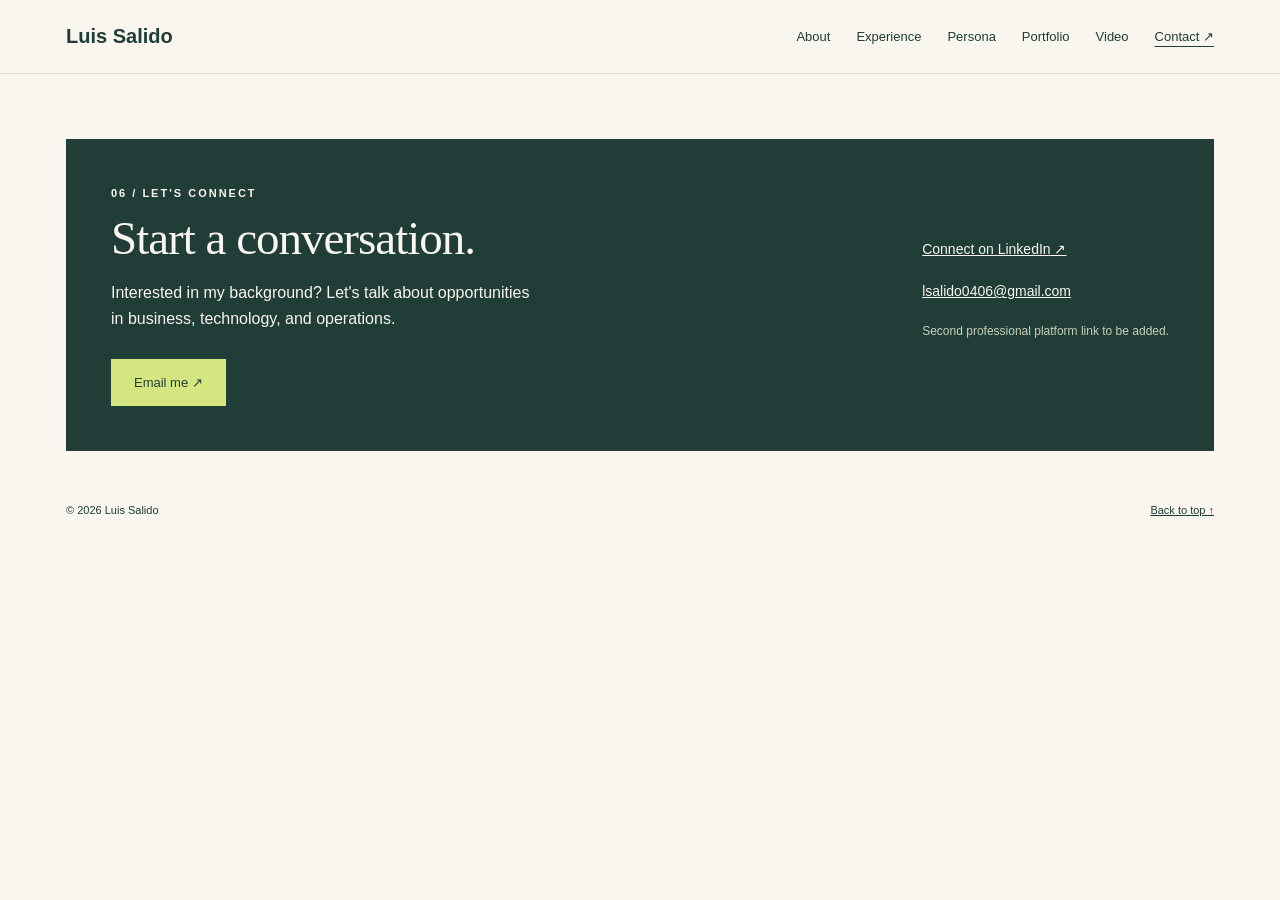
<file: contact.html>
<!DOCTYPE html>

<html lang="en"><head><meta charset="utf-8"/><meta content="width=device-width,initial-scale=1" name="viewport"/><title>Contact | Luis Salido</title><meta content="Meet Luis Salido, a Management Information Systems student at the University of Arizona with experience in operations, finance, and team leadership." name="description"/><link rel="stylesheet" href="profile.css"><style>.section-head>div{min-width:0}.personal-roll{width:100%;max-width:100%;min-width:0;margin:0;padding-top:24px;overflow:hidden}.personal-roll .photo-roll{width:100%;max-width:100%;min-width:0;grid-auto-columns:calc((100% - 48px)/3);gap:24px}.personal-roll .photo-roll figure{width:100%;min-width:0}.personal-roll .photo-roll img{width:100%;height:220px;object-fit:cover}.roll-header{flex-wrap:wrap}.roll-header h2{margin-bottom:16px}@media(max-width:750px){.personal-roll .photo-roll{grid-auto-columns:calc((100% - 16px)/2);gap:16px}.personal-roll .photo-roll img{height:180px}}@media(max-width:450px){.personal-roll .photo-roll{grid-auto-columns:85%}}</style><style>.persona-reflection p{font-size:15px;color:#53645c;line-height:1.85;margin:0 0 18px}.persona-evidence{min-width:0;background:#eef0e6;padding:22px;border-radius:6px}.persona-evidence h4{margin:0 0 15px;font-size:16px}.persona-table{overflow-x:auto}.persona-table table{width:100%;border-collapse:collapse;font-size:13px;line-height:1.6;text-align:left}.persona-table th,.persona-table td{padding:11px 9px;border-bottom:1px solid #ced6c5;vertical-align:top}.persona-table th{font-size:11px;text-transform:uppercase;letter-spacing:.5px}.evidence-note{font-size:12px;color:#62746a;line-height:1.65;margin:16px 0 0}.radian-evidence{margin:0 0 22px}.radian-evidence img{display:block;background:white;border-radius:4px}.radian-evidence figcaption{font-size:11px;line-height:1.6;margin-top:10px;color:#62746a}.persona-jump{display:flex;flex-wrap:wrap;gap:9px;margin:26px 0}.persona-jump a{font-size:12px;text-decoration:none;padding:9px 13px;border:1px solid #bfc9ba;border-radius:24px}.persona-jump a:hover{background:#203d37;color:#fff}.growth-actions{font-size:14px;line-height:1.8;padding-left:22px}.persona-space{scroll-margin-top:90px}.persona-content{align-items:start}.persona-content>div{min-width:0}@media(max-width:750px){.persona-evidence{padding:16px}}</style><style>.portrait-photo{min-height:0;aspect-ratio:3/4}.portrait-photo:before,.portrait-photo:after{display:none}.portrait-photo img{display:block;width:100%;height:100%;object-fit:cover;object-position:center 35%}</style></head><body><nav aria-label="Main navigation"><div class="nav"><a class="brand" href="index.html">Luis Salido</a><div class="links"><a href="about.html">About</a><a href="experience.html">Experience</a><a href="persona.html">Persona</a><a href="portfolio.html">Portfolio</a><a href="video.html">Video</a><a aria-current="page" href="contact.html">Contact ↗</a></div></div></nav><main><section class="contact" id="contact"><div><div class="eyebrow">06 / Let's connect</div><h2 role="heading" aria-level="1">Start a conversation.</h2><p>Interested in my background? Let's talk about opportunities<br/>in business, technology, and operations.</p><a class="button" href="https://mail.google.com/mail/?view=cm&amp;fs=1&amp;to=lsalido0406%40gmail.com" rel="noopener" target="_blank">Email me ↗</a></div><div><p><a href="https://www.linkedin.com/in/lsalido0406/" rel="noopener" target="_blank">Connect on LinkedIn ↗</a></p><p><a href="mailto:lsalido0406@gmail.com">lsalido0406@gmail.com</a></p><p class="draft-note" style="color:#c8d1b9">Second professional platform link to be added.</p></div></section><footer class="footer"><span>© <span id="year">2026</span> Luis Salido</span><a href="#">Back to top ↑</a></footer></main></body></html>
</file>
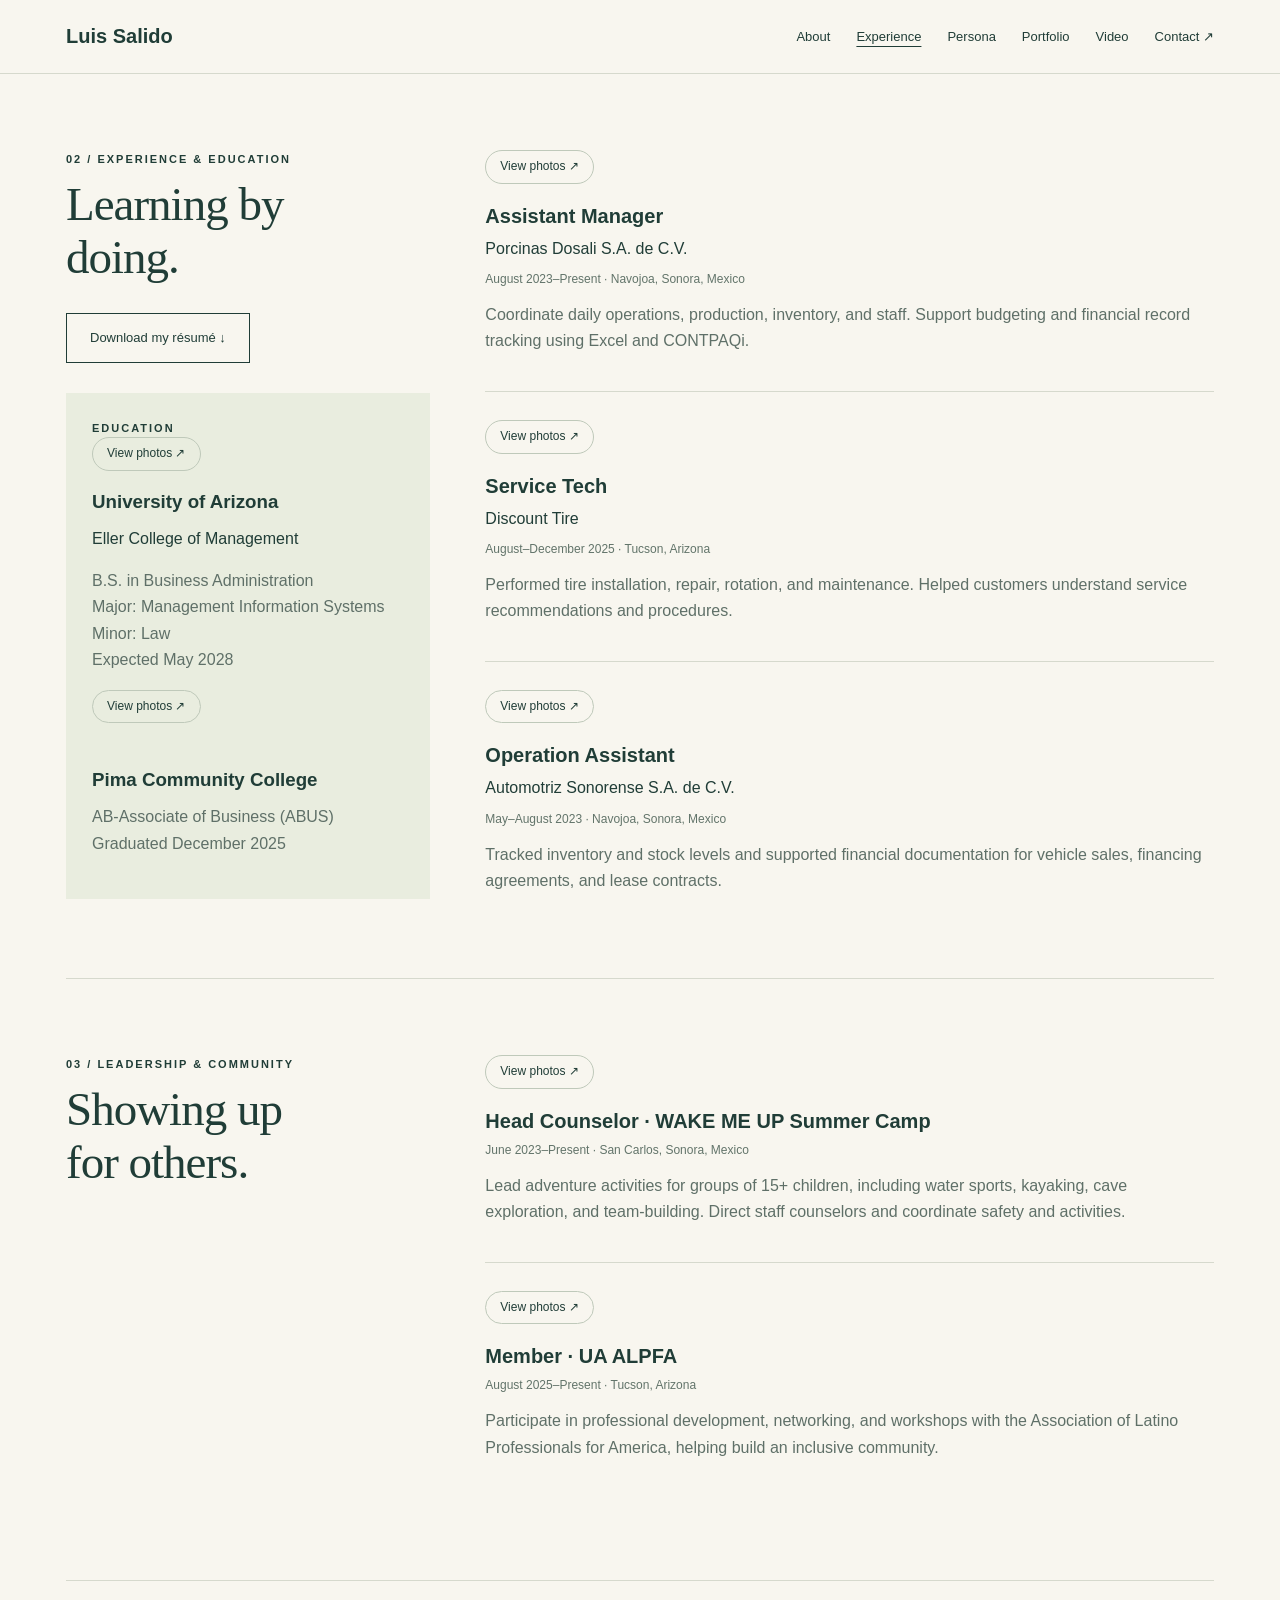
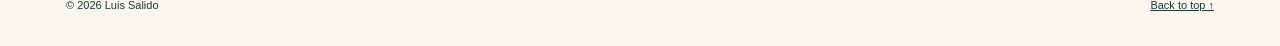
<file: experience.html>
<!DOCTYPE html>

<html lang="en"><head><meta charset="utf-8"/><meta content="width=device-width,initial-scale=1" name="viewport"/><title>Experience | Luis Salido</title><meta content="Meet Luis Salido, a Management Information Systems student at the University of Arizona with experience in operations, finance, and team leadership." name="description"/><link rel="stylesheet" href="profile.css"><style>.section-head>div{min-width:0}.personal-roll{width:100%;max-width:100%;min-width:0;margin:0;padding-top:24px;overflow:hidden}.personal-roll .photo-roll{width:100%;max-width:100%;min-width:0;grid-auto-columns:calc((100% - 48px)/3);gap:24px}.personal-roll .photo-roll figure{width:100%;min-width:0}.personal-roll .photo-roll img{width:100%;height:220px;object-fit:cover}.roll-header{flex-wrap:wrap}.roll-header h2{margin-bottom:16px}@media(max-width:750px){.personal-roll .photo-roll{grid-auto-columns:calc((100% - 16px)/2);gap:16px}.personal-roll .photo-roll img{height:180px}}@media(max-width:450px){.personal-roll .photo-roll{grid-auto-columns:85%}}</style><style>.persona-reflection p{font-size:15px;color:#53645c;line-height:1.85;margin:0 0 18px}.persona-evidence{min-width:0;background:#eef0e6;padding:22px;border-radius:6px}.persona-evidence h4{margin:0 0 15px;font-size:16px}.persona-table{overflow-x:auto}.persona-table table{width:100%;border-collapse:collapse;font-size:13px;line-height:1.6;text-align:left}.persona-table th,.persona-table td{padding:11px 9px;border-bottom:1px solid #ced6c5;vertical-align:top}.persona-table th{font-size:11px;text-transform:uppercase;letter-spacing:.5px}.evidence-note{font-size:12px;color:#62746a;line-height:1.65;margin:16px 0 0}.radian-evidence{margin:0 0 22px}.radian-evidence img{display:block;background:white;border-radius:4px}.radian-evidence figcaption{font-size:11px;line-height:1.6;margin-top:10px;color:#62746a}.persona-jump{display:flex;flex-wrap:wrap;gap:9px;margin:26px 0}.persona-jump a{font-size:12px;text-decoration:none;padding:9px 13px;border:1px solid #bfc9ba;border-radius:24px}.persona-jump a:hover{background:#203d37;color:#fff}.growth-actions{font-size:14px;line-height:1.8;padding-left:22px}.persona-space{scroll-margin-top:90px}.persona-content{align-items:start}.persona-content>div{min-width:0}@media(max-width:750px){.persona-evidence{padding:16px}}</style><style>.portrait-photo{min-height:0;aspect-ratio:3/4}.portrait-photo:before,.portrait-photo:after{display:none}.portrait-photo img{display:block;width:100%;height:100%;object-fit:cover;object-position:center 35%}</style></head><body><nav aria-label="Main navigation"><div class="nav"><a class="brand" href="index.html">Luis Salido</a><div class="links"><a href="about.html">About</a><a aria-current="page" href="experience.html">Experience</a><a href="persona.html">Persona</a><a href="portfolio.html">Portfolio</a><a href="video.html">Video</a><a href="contact.html">Contact ↗</a></div></div></nav><main><section class="section" id="experience"><div class="experience"><aside><div class="eyebrow">02 / Experience &amp; education</div><h2 role="heading" aria-level="1">Learning by<br/>doing.</h2><a class="button alt" download="" href="luis-salido-resume.pdf">Download my résumé ↓</a><div class="education"><div class="eyebrow">Education</div><a class="photo-link" href="photos.html#university-arizona">View photos ↗</a><h3>University of Arizona</h3><p>Eller College of Management</p><p class="muted">B.S. in Business Administration<br/>Major: Management Information Systems<br/>Minor: Law<br/>Expected May 2028</p><a class="photo-link" href="photos.html#pima">View photos ↗</a><h3 style="margin-top:26px">Pima Community College</h3><p class="muted">AB-Associate of Business (ABUS)<br/>Graduated December 2025</p></div></aside><div><article class="job"><a class="photo-link" href="photos.html#porcinas">View photos ↗</a><h3>Assistant Manager</h3><p>Porcinas Dosali S.A. de C.V.</p><div class="date">August 2023–Present · Navojoa, Sonora, Mexico</div><p class="muted">Coordinate daily operations, production, inventory, and staff. Support budgeting and financial record tracking using Excel and CONTPAQi.</p></article><article class="job"><a class="photo-link" href="photos.html#discount-tire">View photos ↗</a><h3>Service Tech</h3><p>Discount Tire</p><div class="date">August–December 2025 · Tucson, Arizona</div><p class="muted">Performed tire installation, repair, rotation, and maintenance. Helped customers understand service recommendations and procedures.</p></article><article class="job"><a class="photo-link" href="photos.html#automotriz">View photos ↗</a><h3>Operation Assistant</h3><p>Automotriz Sonorense S.A. de C.V.</p><div class="date">May–August 2023 · Navojoa, Sonora, Mexico</div><p class="muted">Tracked inventory and stock levels and supported financial documentation for vehicle sales, financing agreements, and lease contracts.</p></article></div></div></section>
<section class="section"><div class="section-head"><div><div class="eyebrow">03 / Leadership &amp; community</div><h2>Showing up<br/>for others.</h2></div><div><article class="job"><a class="photo-link" href="photos.html#summer-camp">View photos ↗</a><h3>Head Counselor · WAKE ME UP Summer Camp</h3><div class="date">June 2023–Present · San Carlos, Sonora, Mexico</div><p class="muted">Lead adventure activities for groups of 15+ children, including water sports, kayaking, cave exploration, and team-building. Direct staff counselors and coordinate safety and activities.</p></article><article class="job"><a class="photo-link" href="photos.html#alpfa">View photos ↗</a><h3>Member · UA ALPFA</h3><div class="date">August 2025–Present · Tucson, Arizona</div><p class="muted">Participate in professional development, networking, and workshops with the Association of Latino Professionals for America, helping build an inclusive community.</p></article></div></div></section>
<footer class="footer"><span>© <span id="year">2026</span> Luis Salido</span><a href="#">Back to top ↑</a></footer></main></body></html>
</file>
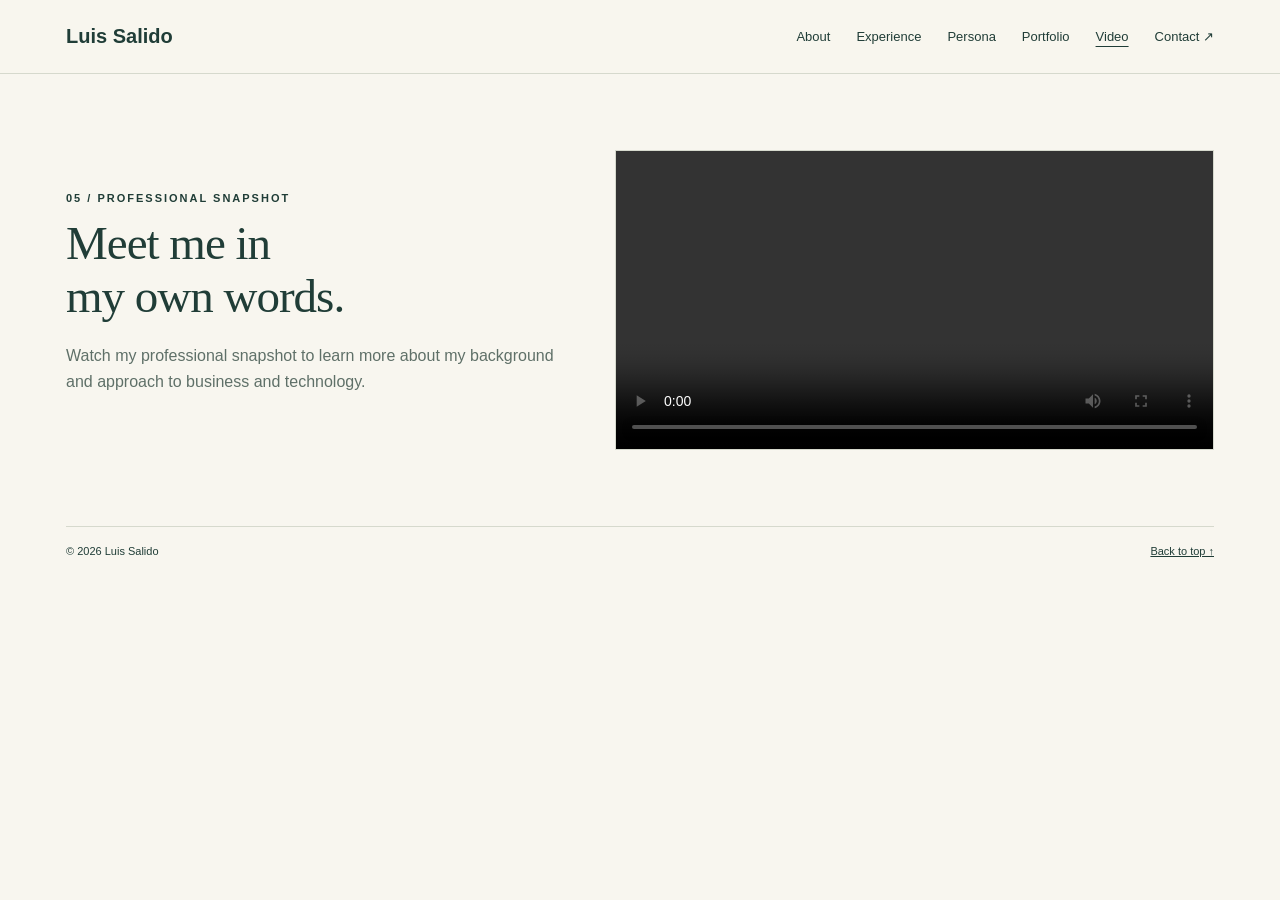
<file: video.html>
<!DOCTYPE html>

<html lang="en"><head><meta charset="utf-8"/><meta content="width=device-width,initial-scale=1" name="viewport"/><title>Video | Luis Salido</title><meta content="Meet Luis Salido, a Management Information Systems student at the University of Arizona with experience in operations, finance, and team leadership." name="description"/><link rel="stylesheet" href="profile.css"><style>.section-head>div{min-width:0}.personal-roll{width:100%;max-width:100%;min-width:0;margin:0;padding-top:24px;overflow:hidden}.personal-roll .photo-roll{width:100%;max-width:100%;min-width:0;grid-auto-columns:calc((100% - 48px)/3);gap:24px}.personal-roll .photo-roll figure{width:100%;min-width:0}.personal-roll .photo-roll img{width:100%;height:220px;object-fit:cover}.roll-header{flex-wrap:wrap}.roll-header h2{margin-bottom:16px}@media(max-width:750px){.personal-roll .photo-roll{grid-auto-columns:calc((100% - 16px)/2);gap:16px}.personal-roll .photo-roll img{height:180px}}@media(max-width:450px){.personal-roll .photo-roll{grid-auto-columns:85%}}</style><style>.persona-reflection p{font-size:15px;color:#53645c;line-height:1.85;margin:0 0 18px}.persona-evidence{min-width:0;background:#eef0e6;padding:22px;border-radius:6px}.persona-evidence h4{margin:0 0 15px;font-size:16px}.persona-table{overflow-x:auto}.persona-table table{width:100%;border-collapse:collapse;font-size:13px;line-height:1.6;text-align:left}.persona-table th,.persona-table td{padding:11px 9px;border-bottom:1px solid #ced6c5;vertical-align:top}.persona-table th{font-size:11px;text-transform:uppercase;letter-spacing:.5px}.evidence-note{font-size:12px;color:#62746a;line-height:1.65;margin:16px 0 0}.radian-evidence{margin:0 0 22px}.radian-evidence img{display:block;background:white;border-radius:4px}.radian-evidence figcaption{font-size:11px;line-height:1.6;margin-top:10px;color:#62746a}.persona-jump{display:flex;flex-wrap:wrap;gap:9px;margin:26px 0}.persona-jump a{font-size:12px;text-decoration:none;padding:9px 13px;border:1px solid #bfc9ba;border-radius:24px}.persona-jump a:hover{background:#203d37;color:#fff}.growth-actions{font-size:14px;line-height:1.8;padding-left:22px}.persona-space{scroll-margin-top:90px}.persona-content{align-items:start}.persona-content>div{min-width:0}@media(max-width:750px){.persona-evidence{padding:16px}}</style><style>.portrait-photo{min-height:0;aspect-ratio:3/4}.portrait-photo:before,.portrait-photo:after{display:none}.portrait-photo img{display:block;width:100%;height:100%;object-fit:cover;object-position:center 35%}</style></head><body><nav aria-label="Main navigation"><div class="nav"><a class="brand" href="index.html">Luis Salido</a><div class="links"><a href="about.html">About</a><a href="experience.html">Experience</a><a href="persona.html">Persona</a><a href="portfolio.html">Portfolio</a><a aria-current="page" href="video.html">Video</a><a href="contact.html">Contact ↗</a></div></div></nav><main><section class="section video" id="snapshot"><div><div class="eyebrow">05 / Professional snapshot</div><h2 role="heading" aria-level="1">Meet me in<br/>my own words.</h2><p class="muted">Watch my professional snapshot to learn more about my background and approach to business and technology.</p></div><video aria-label="Luis Salido professional snapshot video" controls="" playsinline="" preload="metadata" style="display:block;width:100%;max-height:480px;background:#203d37;border:1px solid var(--line)"><source src="https://professional-persona-profile-luis-salido.matteblimp1.chatgpt.site/professional-snapshot.mp4" type="video/mp4"/>Your browser does not support embedded video. <a href="https://professional-persona-profile-luis-salido.matteblimp1.chatgpt.site/professional-snapshot.mp4">Download the professional snapshot video</a>.</video></section>
<footer class="footer"><span>© <span id="year">2026</span> Luis Salido</span><a href="#">Back to top ↑</a></footer></main></body></html>
</file>
<file: profile.css>
:root{--ink:#203d37;--paper:#f8f6ef;--line:#d6d9cd;--accent:#d5e681}*{box-sizing:border-box}html{scroll-behavior:smooth;scroll-padding-top:90px}body{margin:0;background:var(--paper);color:var(--ink);font:16px/1.65 Arial,sans-serif}a{color:inherit}nav{position:sticky;top:0;background:#f8f6eff5;z-index:10;border-bottom:1px solid var(--line)}.nav{max-width:1220px;margin:auto;display:flex;justify-content:space-between;align-items:center;padding:20px 36px;gap:24px}.brand{font-weight:700;text-decoration:none;font-size:20px}.links{display:flex;gap:26px;font-size:13px}.links a{text-decoration:none}.links a:hover{text-decoration:underline}main{max-width:1220px;margin:auto;padding:0 36px}.hero{padding:85px 0 72px;display:grid;grid-template-columns:1.45fr 1fr;gap:70px;align-items:center}.eyebrow{font-size:11px;letter-spacing:2px;text-transform:uppercase;font-weight:bold}h1,h2,h3,p{margin-top:0}h1{font:normal clamp(55px,7.5vw,96px)/1.04 Georgia,serif;letter-spacing:-4px;margin:22px 0 26px}h1 i{font-weight:normal;color:#687f58}.intro{max-width:510px;color:#53645c;font-size:18px}.button{display:inline-block;text-decoration:none;padding:13px 23px;background:var(--ink);color:white;border:1px solid var(--ink);font-size:13px;margin:10px 8px 0 0}.button.alt{background:transparent;color:var(--ink)}.portrait{min-height:420px;background:#e6e9da;position:relative;overflow:hidden;display:flex;align-items:center;justify-content:center;border-radius:180px 180px 4px 4px}.portrait:before,.portrait:after{content:'';position:absolute;border:1px solid #a2b19c;border-radius:50%;width:370px;height:370px;transform:translate(120px,120px)}.portrait:after{transform:translate(-130px,-110px)}.monogram{font:100px Georgia,serif;z-index:1}.portrait small{position:absolute;bottom:25px;font-size:11px;letter-spacing:2px}.strip{padding:20px 0;border-top:1px solid var(--line);border-bottom:1px solid var(--line);display:flex;justify-content:space-between;gap:20px;font-size:12px}.section{padding:76px 0;border-bottom:1px solid var(--line)}.section-head{display:grid;grid-template-columns:1fr 2fr;gap:55px;margin-bottom:35px}h2{font:normal 47px/1.12 Georgia,serif;letter-spacing:-1px;margin:10px 0 20px}.body-large{font-size:21px;line-height:1.65;max-width:760px}.muted{color:#5f7068}.tags{display:flex;flex-wrap:wrap;gap:9px;margin-top:24px}.tag{font-size:12px;border:1px solid #bfc9ba;padding:6px 13px;border-radius:30px}.experience{display:grid;grid-template-columns:1fr 2fr;gap:55px}.job{padding:0 0 28px;margin:0 0 28px;border-bottom:1px solid var(--line)}.job:last-child{border:0;margin:0;padding:0}.job h3{font-size:20px;margin-bottom:3px}.date{font-size:12px;color:#62746a;margin-bottom:12px}.job p{margin-bottom:8px}.education{background:#e9eddf;padding:26px;margin-top:30px}.education h3{margin:0 0 8px}.grid{display:grid;grid-template-columns:repeat(3,1fr);gap:20px}.sample{border:1px solid var(--line);padding:26px;min-height:220px}.sample .num{font:36px Georgia,serif;color:#8b9a7c}.sample h3{margin:20px 0 8px}.status{font-size:11px;letter-spacing:1px;text-transform:uppercase;color:#6b795e}.video{display:grid;grid-template-columns:1fr 1.2fr;gap:50px;align-items:center}.video-space{aspect-ratio:16/9;background:#e7eadf;display:flex;justify-content:center;align-items:center;flex-direction:column;border:1px solid var(--line)}.play{font-size:38px;line-height:1}.contact{margin:65px 0 35px;padding:45px;background:var(--ink);color:var(--paper);display:flex;justify-content:space-between;align-items:center;gap:30px}.contact h2{margin-bottom:15px}.contact .button{background:var(--accent);color:var(--ink);border:0}.contact a:not(.button){font-size:14px}.footer{padding:15px 0 32px;font-size:11px;display:flex;justify-content:space-between}.draft-note{font-size:12px;color:#687860;margin-top:18px}a:focus-visible{outline:3px solid #9db447;outline-offset:4px}@media(max-width:750px){.nav{padding:16px 20px;align-items:flex-start}.links{gap:10px;flex-wrap:wrap;justify-content:flex-end;font-size:11px}main{padding:0 22px}.hero{grid-template-columns:1fr;gap:35px;padding-top:48px}h1{letter-spacing:-2px}.portrait{min-height:300px;max-width:400px;width:100%}.strip{flex-wrap:wrap}.section{padding:50px 0}.section-head,.experience,.video{grid-template-columns:1fr;gap:20px}.grid{grid-template-columns:1fr}h2{font-size:38px}.contact{padding:28px;flex-direction:column;align-items:flex-start}.footer{gap:20px}}

.hero{position:relative;isolation:isolate;padding:70px 36px;margin:30px -36px 0;background:linear-gradient(90deg,rgba(248,246,239,.96) 0%,rgba(248,246,239,.87) 44%,rgba(248,246,239,.3) 100%),url("https://professional-persona-profile-luis-salido.matteblimp1.chatgpt.site/eller-campus.png") center/cover no-repeat;border-radius:4px}
@media(max-width:750px){.hero{margin:20px -22px 0;padding:45px 22px;background-image:linear-gradient(rgba(248,246,239,.91),rgba(248,246,239,.8)),url("https://professional-persona-profile-luis-salido.matteblimp1.chatgpt.site/eller-campus.png")}}
.skill-details{margin-top:24px}.skill-details details{border-bottom:1px solid var(--line);padding:13px 0}.skill-details summary{cursor:pointer;font-size:14px;font-weight:600}.skill-details summary:focus-visible{outline:3px solid #9db447;outline-offset:4px}.skill-details details p{font-size:14px;color:#5f7068;margin:12px 0 4px;line-height:1.7}.skill-button{background:transparent;color:var(--ink);cursor:pointer;font-family:inherit;line-height:1.65}.skill-button:hover,.skill-button[aria-expanded="true"]{background:var(--ink);color:var(--paper)}#skill-panel{margin-top:18px;padding:22px;border:1px solid var(--line);border-radius:12px}#skill-panel h3{font-size:18px;margin-bottom:8px}#skill-description{font-size:14px;color:#5f7068;white-space:pre-wrap}.skill-action{background:transparent;border:1px solid #bfc9ba;border-radius:20px;color:var(--ink);padding:7px 15px;cursor:pointer}#skill-input{display:block;width:100%;margin-top:8px;padding:12px;font:14px/1.6 Arial,sans-serif;color:var(--ink);border:1px solid #bfc9ba;border-radius:6px;background:var(--paper)}#skill-message{font-size:12px;margin:8px 0 0}.entry-photo{margin:0 0 20px;overflow:hidden;border:1px solid var(--line);border-radius:8px;background:#e9eddf}.entry-photo img{display:block;width:100%;aspect-ratio:16/9;object-fit:cover}.entry-photo figcaption{font-size:11px;padding:10px 14px;color:#5f7068}.photo-placeholder{min-height:160px;display:flex;flex-direction:column;align-items:center;justify-content:center;background:linear-gradient(130deg,#edf0e5,#e2e7d7);border:1px dashed #b4bfa8}.photo-placeholder>span{font-size:30px;font-weight:normal;color:#81916d}.education .entry-photo:not(:first-child){margin-top:28px}.education .photo-placeholder{min-height:130px}.photo-link{display:inline-block;font-size:12px;text-decoration:none;border:1px solid #bfc9ba;border-radius:30px;padding:6px 14px;margin:0 0 16px}.photo-link:hover{background:var(--ink);color:var(--paper)}.personal-roll{padding:45px 0;border-bottom:1px solid var(--line)}.roll-header{display:flex;align-items:center;justify-content:space-between;gap:20px}.roll-header h2{font-size:35px;margin-bottom:24px}.roll-arrow{width:38px;height:38px;border-radius:50%;border:1px solid #bfc9ba;background:transparent;color:var(--ink);font-size:18px;cursor:pointer}.roll-arrow:hover{background:var(--ink);color:var(--paper)}.photo-roll{display:flex;gap:18px;overflow-x:auto;scroll-snap-type:x mandatory;padding:0 0 14px}.photo-roll figure{flex:0 0 280px;margin:0;border:1px solid var(--line);border-radius:8px;overflow:hidden;scroll-snap-align:start;background:#e9eddf}.photo-roll img{display:block;width:100%;height:220px;object-fit:cover}.photo-roll figcaption{padding:12px 15px;font-size:12px}.roll-empty{height:264px;display:flex;flex-direction:column;align-items:center;justify-content:center;border-style:dashed!important}.roll-empty>span{font-size:30px;color:#81916d}@media(max-width:750px){.photo-roll figure{flex-basis:240px}.roll-header h2{font-size:29px}}.personal-roll .photo-roll figure{flex-basis:230px}.personal-roll .photo-roll img{height:190px}.personal-roll .roll-empty{height:234px}.personal-roll{border-bottom:0;padding-bottom:0}

.personal-roll .photo-roll{display:grid;grid-template-rows:repeat(2,auto);grid-auto-flow:column;grid-auto-columns:230px;gap:18px;align-items:start;justify-content:start}
.personal-roll .photo-roll figure{width:230px;min-width:0}
@media(max-width:750px){.personal-roll .photo-roll{grid-auto-columns:210px}.personal-roll .photo-roll figure{width:210px}}
.persona-item{padding:20px 0;border-bottom:1px solid var(--line)}.persona-item summary{cursor:pointer;font-size:18px;font-weight:600}.persona-item p{margin:16px 0 12px;max-width:780px}.persona-items{display:grid;gap:24px}.persona-space{padding:28px;border:1px solid var(--line);border-radius:8px}.persona-space h3{font:normal 28px/1.25 Georgia,serif;margin:12px 0 16px}.persona-placeholder{padding:20px;margin-top:14px;border:1px dashed #b4bfa8;border-radius:6px;background:#eef0e6;font-size:14px}.persona-placeholder p{margin:6px 0 0;color:#5f7068}.persona-placeholder.evidence{background:transparent}@media(max-width:750px){.persona-space{padding:20px}}.persona-content{display:grid;grid-template-columns:1fr 1.15fr;gap:24px;align-items:stretch}.persona-content .persona-placeholder{min-height:270px;margin-top:10px;padding:26px}.persona-content .evidence{background:#fffdf7}.persona-content p{line-height:1.8}.persona-content img{width:100%;height:auto;object-fit:contain}@media(max-width:750px){.persona-content{grid-template-columns:1fr;gap:12px}.persona-content .persona-placeholder{min-height:180px}}#technology-project{grid-column:1/-1}#technology-photo{display:block;width:100%;max-height:650px;object-fit:contain;margin:20px 0;background:#eef0e6}#technology-photo[hidden]{display:none}.portfolio-editable{grid-column:1/-1}.portfolio-editable>img{display:block;width:100%;height:auto;max-height:650px;object-fit:contain;margin:20px 0;background:#eef0e6;border-radius:6px}.portfolio-editable>img[hidden]{display:none}
.links a[aria-current="page"]{text-decoration:underline;text-underline-offset:5px}
</file>
